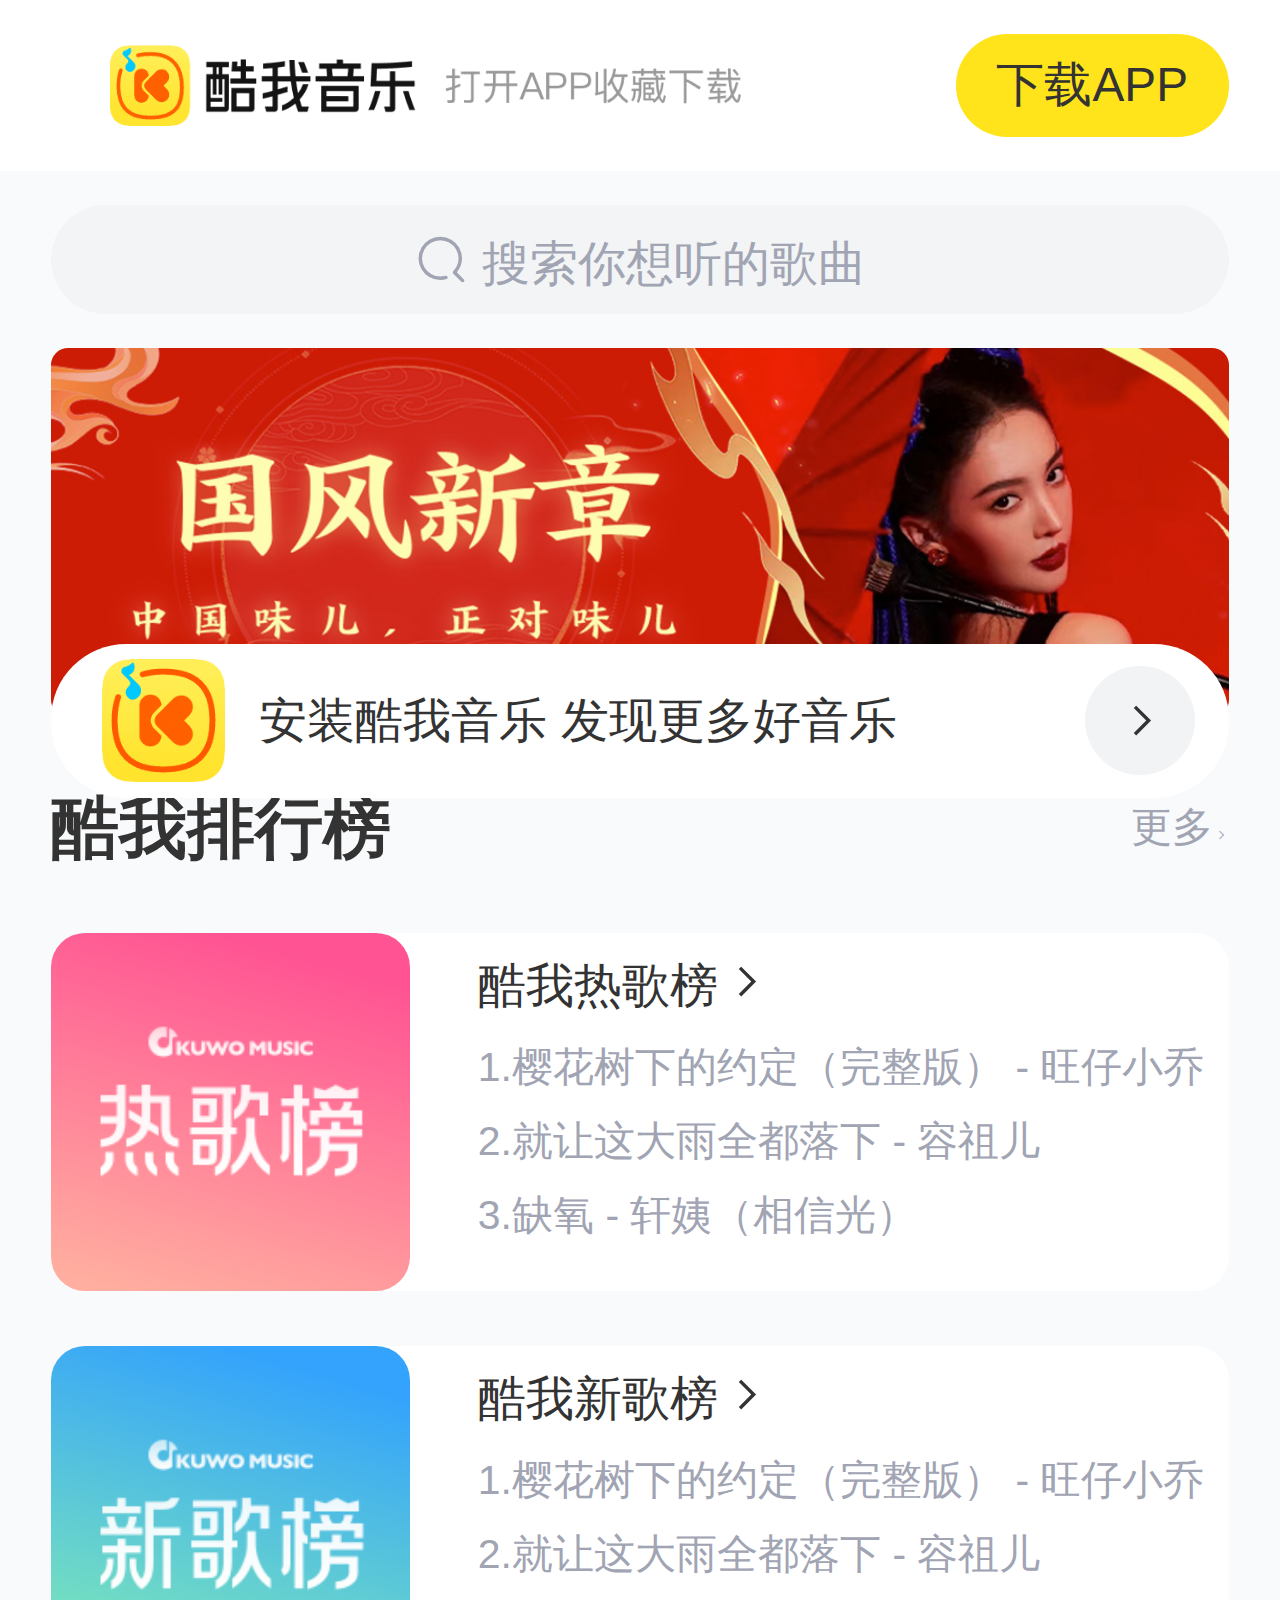
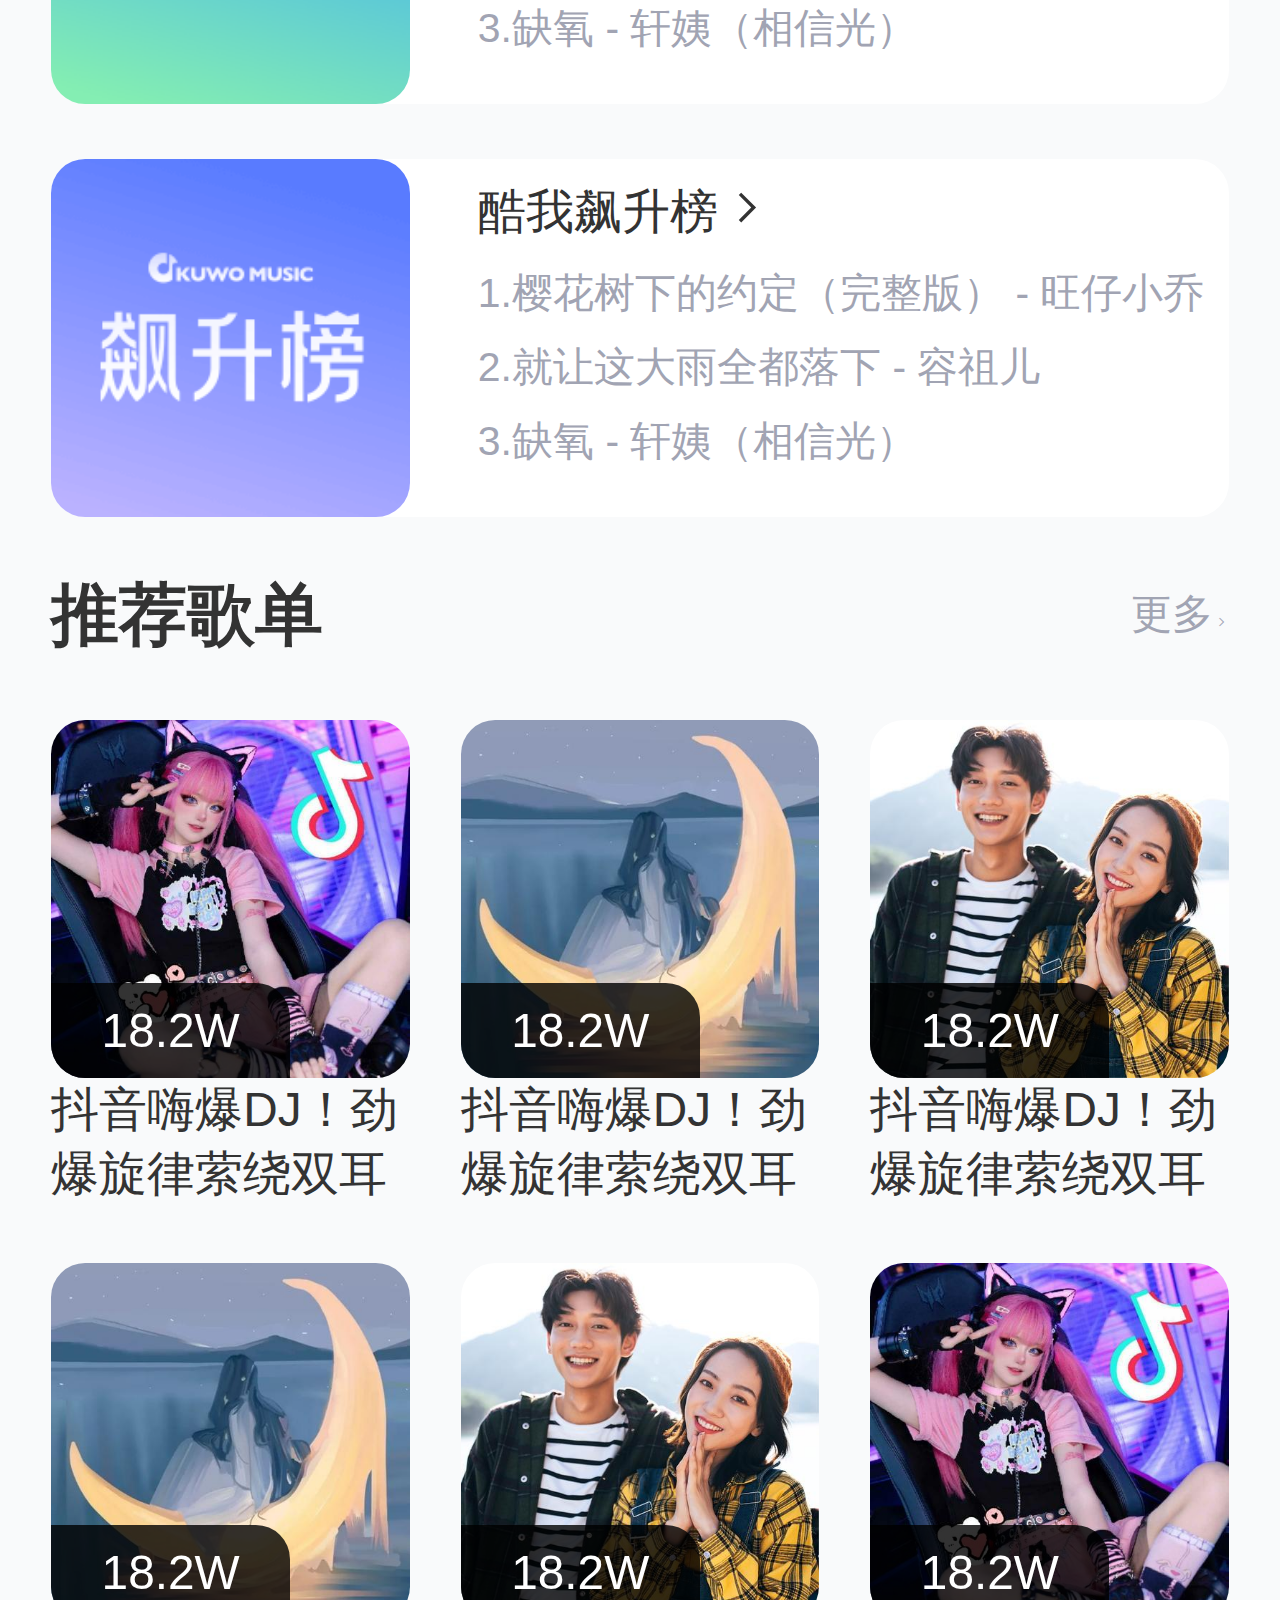
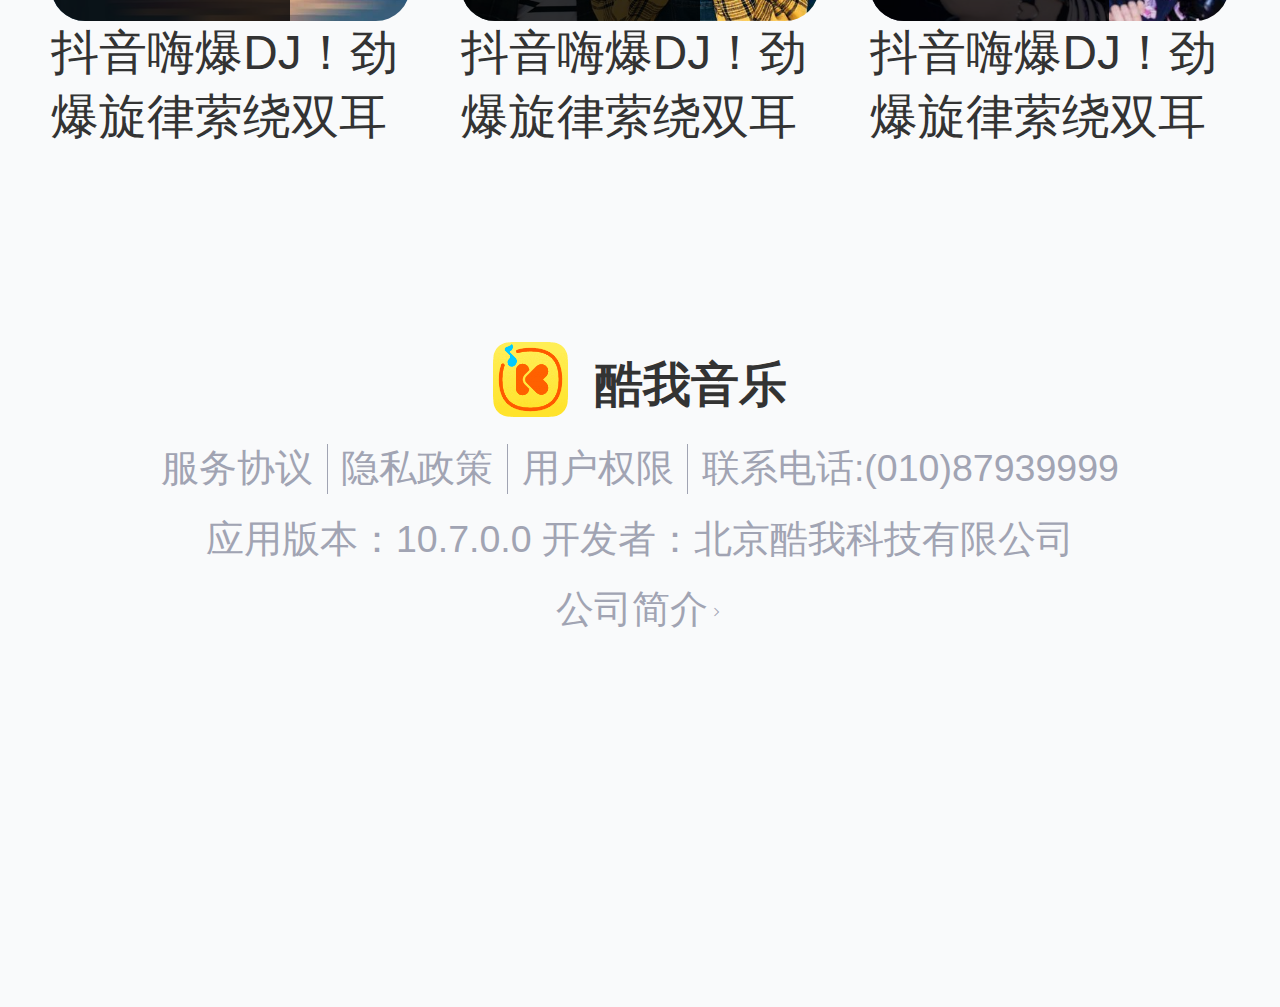
<file: index.html>
<!DOCTYPE html>
<html lang="en">
<head>
  <meta charset="UTF-8">
  <meta http-equiv="X-UA-Compatible" content="IE=edge">
  <meta name="viewport" content="width=device-width, initial-scale=1.0">
  <title>酷我音乐</title>
  <link rel="stylesheet" href="./iconfont/iconfont.css">
  <link rel="stylesheet" href="./css/index.css">
</head>
<body>
  <!-- 头部 -->
  <header>
    <div class="left"></div>
    <a href="#">下载APP</a>
  </header>

  <!-- 搜索 -->
  <div class="search">
    <div class="txt">
      <span class="iconfont icon-sousuo"></span>
      <span>搜索你想听的歌曲</span>
    </div>
  </div>

  <!-- banner -->
  <div class="banner">
    <ul>
      <li><a href="#"><img src="./assets/banner01.jpeg" alt=""></a></li>
    </ul>
  </div>

  <!-- 排行榜 -->
  <div class="list">
    <!-- 标题 -->
    <div class="title">
      <h4>酷我排行榜</h4>
      <a href="#">更多<span class="iconfont icon-right"></span></a>
    </div>
    <!-- 内容 -->
    <div class="content">
      <ul>
        <li>
          <div class="pic"><img src="./assets/icon_rank_hot.png" alt=""></div>
          <div class="txt">
            <a href="#" class="more">酷我热歌榜<span class="iconfont icon-right"></span></a>
            <a href="#">1.樱花树下的约定（完整版） - 旺仔小乔</a>
            <a href="#">2.就让这大雨全都落下 - 容祖儿</a>
            <a href="#">3.缺氧 - 轩姨（相信光）</a>
          </div>
        </li>
        <li>
          <div class="pic"><img src="./assets/icon_rank_new.png" alt=""></div>
          <div class="txt">
            <a href="#" class="more">酷我新歌榜<span class="iconfont icon-right"></span></a>
            <a href="#">1.樱花树下的约定（完整版） - 旺仔小乔</a>
            <a href="#">2.就让这大雨全都落下 - 容祖儿</a>
            <a href="#">3.缺氧 - 轩姨（相信光）</a>
          </div>
        </li>
        <li>
          <div class="pic"><img src="./assets/icon_rank_rise.png" alt=""></div>
          <div class="txt">
            <a href="#" class="more">酷我飙升榜<span class="iconfont icon-right"></span></a>
            <a href="#">1.樱花树下的约定（完整版） - 旺仔小乔</a>
            <a href="#">2.就让这大雨全都落下 - 容祖儿</a>
            <a href="#">3.缺氧 - 轩姨（相信光）</a>
          </div>
        </li>
      </ul>
    </div>
  </div>

  <!-- 推荐歌单 -->
  <div class="recommend">
    <!-- 标题 -->
    <div class="title">
      <h4>推荐歌单</h4>
      <a href="#">更多<span class="iconfont icon-right"></span></a>
    </div>
    <!-- 内容 -->
    <div class="content">
      <ul>
        <li>
          <div class="pic">
            <img src="./assets/song01.jpeg" alt="">
            <div class="cover">18.2W</div>
          </div>
          <div class="txt">抖音嗨爆DJ！劲爆旋律萦绕双耳</div>
        </li>
        <li>
          <div class="pic">
            <img src="./assets/song02.jpeg" alt="">
            <div class="cover">18.2W</div>
          </div>
          <div class="txt">抖音嗨爆DJ！劲爆旋律萦绕双耳</div>
        </li>
        <li>
          <div class="pic">
            <img src="./assets/song03.jpeg" alt="">
            <div class="cover">18.2W</div>
          </div>
          <div class="txt">抖音嗨爆DJ！劲爆旋律萦绕双耳</div>
        </li>
        <li>
          <div class="pic">
            <img src="./assets/song02.jpeg" alt="">
            <div class="cover">18.2W</div>
          </div>
          <div class="txt">抖音嗨爆DJ！劲爆旋律萦绕双耳</div>
        </li>
        <li>
          <div class="pic">
            <img src="./assets/song03.jpeg" alt="">
            <div class="cover">18.2W</div>
          </div>
          <div class="txt">抖音嗨爆DJ！劲爆旋律萦绕双耳</div>
        </li>
        <li>
          <div class="pic">
            <img src="./assets/song01.jpeg" alt="">
            <div class="cover">18.2W</div>
          </div>
          <div class="txt">抖音嗨爆DJ！劲爆旋律萦绕双耳</div>
        </li>
      </ul>
    </div>
  </div>

  <!-- 安装，下载 --> 
  <div class="download">
    <img src="./assets/logo.png" alt="">
    <p>安装酷我音乐 发现更多好音乐</p>
    <span class="iconfont icon-right"></span>
  </div>

  <!-- footer -->
   <footer>
      <h4><img src="./assets/logo.png" alt="">酷我音乐</h4>
      <ul>
        <li>服务协议</li>
        <li>隐私政策</li>
        <li>用户权限</li>
        <li>联系电话:(010)87939999</li>
      </ul>
      <p>
        应用版本：10.7.0.0  开发者：北京酷我科技有限公司
      </p>
      <a href="#">公司简介<span class="iconfont icon-right"></span></a>
    </footer>
</body>
</html>
</file>
<file: iconfont/iconfont.css>
@font-face {
  font-family: "iconfont"; /* Project id 3868932 */
  src: url('./font_3868932_u1v3wepyjq.woff2') format('woff2'),
       url('./font_3868932_u1v3wepyjq.woff') format('woff'),
       url('./font_3868932_u1v3wepyjq.ttf') format('truetype');
}

.iconfont {
  font-family: "iconfont" !important;
  font-size: 16px;
  font-style: normal;
  -webkit-font-smoothing: antialiased;
  -moz-osx-font-smoothing: grayscale;
}

.icon-sousuo:before {
  content: "\e8b9";
}

.icon-up:before {
  content: "\e658";
}

.icon-left:before {
  content: "\e659";
}

.icon-down:before {
  content: "\e65a";
}

.icon-right:before {
  content: "\e65b";
}

.icon-search:before {
  content: "\e8ef";
}

.icon-sync:before {
  content: "\e786";
}

.icon-edit-square:before {
  content: "\e791";
}

.icon-appstore:before {
  content: "\e792";
}

.icon-cloud-upload:before {
  content: "\e7d9";
}

.icon-sound:before {
  content: "\e7da";
}

.icon-block:before {
  content: "\e7df";
}

.icon-pic-left:before {
  content: "\e7f6";
}

.icon-crown:before {
  content: "\e842";
}

.icon-desktop:before {
  content: "\e843";
}
</file>
<file: css/index.css>
*,
::after,
::before {
  box-sizing: border-box;
}
body,
ul,
p,
h1,
h2,
h3,
h4,
h5,
h6 {
  padding: 0;
  margin: 0;
}
body {
  font-family: -apple-system, BlinkMacSystemFont, PingFangSC-Regular, "PingFang SC", "Microsoft YaHei", "Helvetica Neue", Helvetica, Arial, sans-serif;
  font-size: 14px;
  color: #333;
}
img {
  vertical-align: bottom;
}
ul {
  list-style-type: none;
}
a {
  color: #333;
  text-decoration: none;
  -webkit-tap-highlight-color: rgba(0, 0, 0, 0);
}
body {
  background-color: #f9fafb;
}
header {
  position: fixed;
  left: 0;
  top: 0;
  display: flex;
  justify-content: space-between;
  align-items: center;
  padding: 0 4vw;
  width: 100%;
  height: 13.33333333vw;
  background-color: #fff;
}
header .left {
  width: 62.66666667vw;
  height: 13.33333333vw;
  background-image: url(../assets/head.png);
  background-size: contain;
  background-repeat: no-repeat;
}
header a {
  width: 21.33333333vw;
  height: 8vw;
  background-color: #ffe31b;
  border-radius: 4vw;
  text-align: center;
  line-height: 8vw;
  font-size: 3.73333333vw;
}
.search {
  margin-top: 13.33333333vw;
  padding: 2.66666667vw 4vw;
  height: 13.86666667vw;
}
.search .txt {
  height: 8.53333333vw;
  background-color: #f2f4f5;
  border-radius: 4.26666667vw;
  text-align: center;
  line-height: 8.53333333vw;
  color: #a1a4b3;
  font-size: 3.73333333vw;
}
.search .txt .iconfont {
  font-size: 4.26666667vw;
}
.banner {
  padding: 0 4vw;
  height: 28.8vw;
}
.banner ul li {
  width: 92vw;
  height: 28.8vw;
}
.banner ul li img {
  width: 100%;
  height: 100%;
  object-fit: cover;
  border-radius: 1.33333333vw;
}
.list {
  margin-top: 5.33333333vw;
  padding: 0 4vw;
}
.list li {
  display: flex;
  margin-bottom: 4.26666667vw;
  height: 28vw;
  background-color: #fff;
  border-radius: 2.66666667vw;
}
.list li .pic {
  margin-right: 5.33333333vw;
}
.list li .pic img {
  width: 28vw;
  height: 28vw;
  border-radius: 2.66666667vw;
}
.list li .txt a {
  display: block;
  font-size: 3.2vw;
  color: #a1a4b3;
  line-height: 1.8;
}
.list li .txt .more {
  font-size: 3.73333333vw;
  color: #333;
}
.list li .txt .more .iconfont {
  font-size: 4.26666667vw;
}
.title {
  display: flex;
  justify-content: space-between;
  margin-bottom: 4.26666667vw;
  line-height: 6.66666667vw;
}
.title h4 {
  font-size: 5.33333333vw;
}
.title a {
  font-size: 3.2vw;
  color: #a1a4b3;
}
.recommend {
  padding: 0 4vw;
}
.recommend ul {
  display: flex;
  flex-wrap: wrap;
  justify-content: space-between;
}
.recommend ul li {
  margin-bottom: 4.26666667vw;
  width: 28vw;
  height: 38.13333333vw;
}
.recommend ul li .pic {
  position: relative;
  width: 28vw;
  height: 28vw;
}
.recommend ul li .pic img {
  width: 100%;
  height: 100%;
  object-fit: cover;
  border-radius: 2.66666667vw;
}
.recommend ul li .pic .cover {
  position: absolute;
  left: 0;
  bottom: 0;
  width: 18.66666667vw;
  height: 7.46666667vw;
  background-color: rgba(0, 0, 0, 0.8);
  border-radius: 0 2.66666667vw 0 2.66666667vw;
  text-align: center;
  line-height: 7.46666667vw;
  color: #fff;
  font-size: 3.73333333vw;
}
.recommend ul li .txt {
  font-size: 3.73333333vw;
}
.download {
  position: fixed;
  left: 4vw;
  bottom: 8vw;
  display: flex;
  align-items: center;
  padding: 0 2.66666667vw 0 4vw;
  width: 92vw;
  height: 12vw;
  background-color: #fff;
  border-radius: 5.86666667vw;
}
.download img {
  margin-right: 2.66666667vw;
  width: 9.6vw;
  height: 9.6vw;
}
.download p {
  flex: 1;
  font-size: 3.73333333vw;
}
.download span {
  width: 8.53333333vw;
  height: 8.53333333vw;
  background-color: #f2f3f5;
  border-radius: 50%;
  text-align: center;
  line-height: 8.53333333vw;
  font-size: 4.26666667vw;
}
footer {
  height: 23.2vw;
  margin: 10.66666667vw 0 28.8vw 0;
  text-align: center;
}
footer h4 {
  font-size: 3.73333333vw;
  margin-bottom: 2.13333333vw;
}
footer h4 img {
  width: 5.86666667vw;
  height: 5.86666667vw;
  margin-right: 2.13333333vw;
}
footer ul {
  display: flex;
  justify-content: center;
  font-size: 2.93333333vw;
  margin-bottom: 1.6vw;
}
footer ul li {
  padding: 0 1.06666667vw;
  border-left: 1px solid #a1a4b3;
  color: #a1a4b3;
}
footer ul li:first-child {
  border-left: 0;
}
footer p {
  font-size: 2.93333333vw;
  color: #a1a4b3;
  margin-bottom: 1.6vw;
}
footer a {
  font-size: 2.93333333vw;
  color: #a1a4b3;
}
footer a .iconfont {
  vertical-align: middle;
}
</file>
